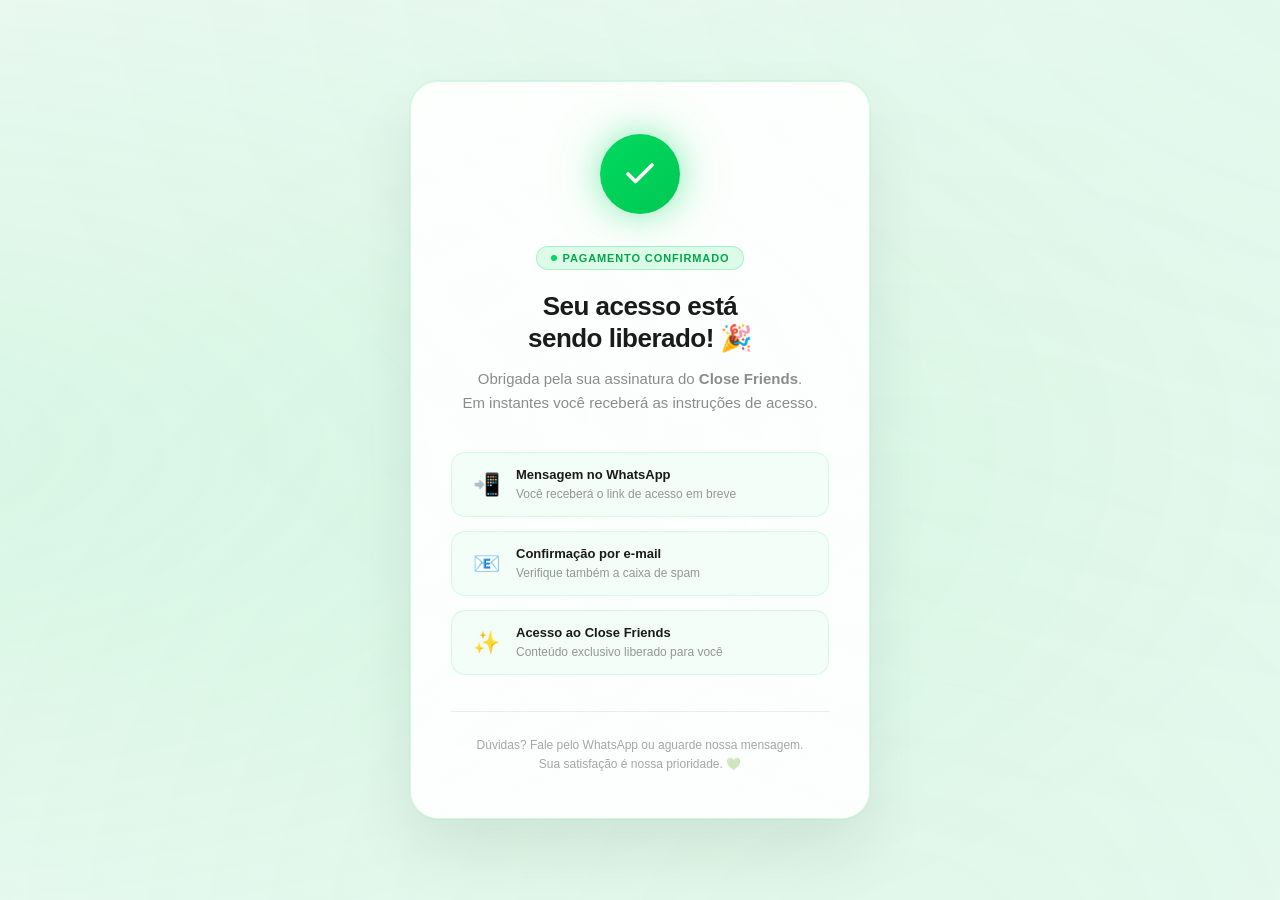
<file: obrigado.html>
<!doctype html>
<html lang="pt-BR">
  <head>
    <meta charset="UTF-8" />
    <meta name="viewport" content="width=device-width, initial-scale=1.0" />

    <!-- Favicon -->
    <link
      rel="icon"
      type="image/png"
      sizes="32x32"
      href="https://lhujzzoqebgjbsnezmrt.supabase.co/storage/v1/object/public/Photos/Icon1024giuliard.png"
    />
    <link
      rel="icon"
      type="image/png"
      sizes="16x16"
      href="https://lhujzzoqebgjbsnezmrt.supabase.co/storage/v1/object/public/Photos/Icon1024giuliard.png"
    />
    <link
      rel="apple-touch-icon"
      sizes="180x180"
      href="https://lhujzzoqebgjbsnezmrt.supabase.co/storage/v1/object/public/Photos/Icon1024giuliard.png"
    />

    <title>Acesso Confirmado ✅ | Close Friends</title>
    <style>
      *,
      *::before,
      *::after {
        margin: 0;
        padding: 0;
        box-sizing: border-box;
      }

      body {
        font-family:
          -apple-system, BlinkMacSystemFont, "Segoe UI", Roboto, Arial,
          sans-serif;
        background: #f0faf4;
        color: #262626;
        min-height: 100vh;
        display: flex;
        align-items: center;
        justify-content: center;
        padding: 24px;
      }

      body::before {
        content: "";
        position: fixed;
        top: -50%;
        left: -50%;
        width: 200%;
        height: 200%;
        background:
          radial-gradient(
            ellipse at 20% 50%,
            rgba(0, 217, 95, 0.1) 0%,
            transparent 50%
          ),
          radial-gradient(
            ellipse at 80% 20%,
            rgba(0, 217, 95, 0.06) 0%,
            transparent 50%
          ),
          radial-gradient(
            ellipse at 60% 80%,
            rgba(0, 217, 95, 0.07) 0%,
            transparent 50%
          );
        animation: bgPulse 8s ease-in-out infinite alternate;
        z-index: 0;
      }

      @keyframes bgPulse {
        0% {
          transform: scale(1) rotate(0deg);
        }
        100% {
          transform: scale(1.1) rotate(3deg);
        }
      }

      .confetti {
        position: fixed;
        top: 0;
        left: 0;
        width: 100%;
        height: 100%;
        pointer-events: none;
        overflow: hidden;
        z-index: 0;
      }

      .confetti span {
        position: absolute;
        border-radius: 2px;
        opacity: 0;
        animation: fall linear forwards;
      }

      @keyframes fall {
        0% {
          opacity: 1;
          transform: translateY(-20px) rotate(0deg);
        }
        100% {
          opacity: 0;
          transform: translateY(100vh) rotate(720deg);
        }
      }

      .wrapper {
        position: relative;
        z-index: 1;
        width: 100%;
        max-width: 460px;
        padding: 24px 0;
      }

      .card {
        background: rgba(255, 255, 255, 0.9);
        border: 1px solid rgba(0, 217, 95, 0.15);
        border-radius: 28px;
        padding: 52px 40px 44px;
        text-align: center;
        box-shadow:
          0 0 0 1px rgba(0, 217, 95, 0.08),
          0 32px 64px rgba(0, 0, 0, 0.08),
          inset 0 1px 0 rgba(255, 255, 255, 0.9);
        animation: fadeUp 0.7s ease both;
      }

      @keyframes fadeUp {
        from {
          opacity: 0;
          transform: translateY(32px);
        }
        to {
          opacity: 1;
          transform: translateY(0);
        }
      }

      .icon-wrap {
        width: 80px;
        height: 80px;
        background: linear-gradient(135deg, #00d95f, #00c853);
        border-radius: 50%;
        display: flex;
        align-items: center;
        justify-content: center;
        margin: 0 auto 32px;
        box-shadow:
          0 0 32px rgba(0, 217, 95, 0.4),
          0 0 64px rgba(0, 217, 95, 0.15);
        animation: popIn 0.5s cubic-bezier(0.175, 0.885, 0.32, 1.275) 0.3s both;
      }

      @keyframes popIn {
        from {
          opacity: 0;
          transform: scale(0.5);
        }
        to {
          opacity: 1;
          transform: scale(1);
        }
      }

      .icon-wrap svg {
        width: 36px;
        height: 36px;
        stroke: #fff;
        stroke-width: 2.5;
        fill: none;
        stroke-linecap: round;
        stroke-linejoin: round;
        stroke-dasharray: 60;
        stroke-dashoffset: 60;
        animation: drawCheck 0.6s ease 0.8s forwards;
      }

      @keyframes drawCheck {
        to {
          stroke-dashoffset: 0;
        }
      }

      .badge {
        display: inline-flex;
        align-items: center;
        gap: 6px;
        background: rgba(0, 217, 95, 0.12);
        border: 1px solid rgba(0, 217, 95, 0.25);
        color: #00a846;
        font-size: 11px;
        font-weight: 600;
        letter-spacing: 0.08em;
        text-transform: uppercase;
        padding: 5px 14px;
        border-radius: 100px;
        margin-bottom: 20px;
      }

      .badge::before {
        content: "";
        width: 6px;
        height: 6px;
        background: #00d95f;
        border-radius: 50%;
        animation: blink 1.5s ease infinite;
      }

      @keyframes blink {
        0%,
        100% {
          opacity: 1;
        }
        50% {
          opacity: 0.3;
        }
      }

      h1 {
        font-size: 26px;
        font-weight: 700;
        line-height: 1.25;
        margin-bottom: 12px;
        letter-spacing: -0.02em;
        color: #1a1a1a;
      }

      .subtitle {
        font-size: 15px;
        color: rgba(0, 0, 0, 0.45);
        line-height: 1.65;
        margin-bottom: 36px;
      }

      .steps {
        display: flex;
        flex-direction: column;
        gap: 14px;
        margin-bottom: 36px;
        text-align: left;
      }

      .step {
        display: flex;
        align-items: center;
        gap: 14px;
        background: rgba(0, 217, 95, 0.04);
        border: 1px solid rgba(0, 217, 95, 0.12);
        border-radius: 14px;
        padding: 14px 18px;
        animation: fadeUp 0.5s ease both;
      }

      .step:nth-child(1) {
        animation-delay: 0.4s;
      }
      .step:nth-child(2) {
        animation-delay: 0.55s;
      }
      .step:nth-child(3) {
        animation-delay: 0.7s;
      }

      .step-icon {
        font-size: 22px;
        min-width: 32px;
        text-align: center;
      }

      .step-text strong {
        display: block;
        font-size: 13px;
        font-weight: 600;
        color: #1a1a1a;
        margin-bottom: 2px;
      }

      .step-text span {
        font-size: 12px;
        color: rgba(0, 0, 0, 0.4);
      }

      .divider {
        border: none;
        border-top: 1px solid rgba(0, 0, 0, 0.07);
        margin-bottom: 24px;
      }

      .footer-text {
        font-size: 12px;
        color: rgba(0, 0, 0, 0.35);
        line-height: 1.6;
      }

      .footer-text a {
        color: #00a846;
        text-decoration: none;
      }
    </style>
  </head>
  <body>
    <div class="confetti" id="confetti"></div>

    <div class="wrapper">
      <div class="card">
        <div class="icon-wrap">
          <svg viewBox="0 0 24 24">
            <polyline points="20 6 9 17 4 12"></polyline>
          </svg>
        </div>

        <div class="badge">Pagamento confirmado</div>

        <h1>Seu acesso está<br />sendo liberado! 🎉</h1>
        <p class="subtitle">
          Obrigada pela sua assinatura do <strong>Close Friends</strong>.<br />
          Em instantes você receberá as instruções de acesso.
        </p>

        <div class="steps">
          <div class="step">
            <div class="step-icon">📲</div>
            <div class="step-text">
              <strong>Mensagem no WhatsApp</strong>
              <span>Você receberá o link de acesso em breve</span>
            </div>
          </div>
          <div class="step">
            <div class="step-icon">📧</div>
            <div class="step-text">
              <strong>Confirmação por e-mail</strong>
              <span>Verifique também a caixa de spam</span>
            </div>
          </div>
          <div class="step">
            <div class="step-icon">✨</div>
            <div class="step-text">
              <strong>Acesso ao Close Friends</strong>
              <span>Conteúdo exclusivo liberado para você</span>
            </div>
          </div>
        </div>

        <hr class="divider" />
        <p class="footer-text">
          Dúvidas? Fale pelo WhatsApp ou aguarde nossa mensagem.<br />
          Sua satisfação é nossa prioridade. 💚
        </p>
      </div>
    </div>

    <script>
      const confetti = document.getElementById("confetti");
      const colors = ["#00D95F", "#00C853", "#69F0AE", "#ffffff", "#CCFF90"];
      for (let i = 0; i < 60; i++) {
        const span = document.createElement("span");
        span.style.left = Math.random() * 100 + "vw";
        span.style.top = "-10px";
        span.style.background =
          colors[Math.floor(Math.random() * colors.length)];
        span.style.width = Math.random() * 8 + 5 + "px";
        span.style.height = Math.random() * 8 + 5 + "px";
        span.style.animationDuration = Math.random() * 3 + 2 + "s";
        span.style.animationDelay = Math.random() * 2 + "s";
        confetti.appendChild(span);
      }
    </script>
  </body>
</html>
</file>
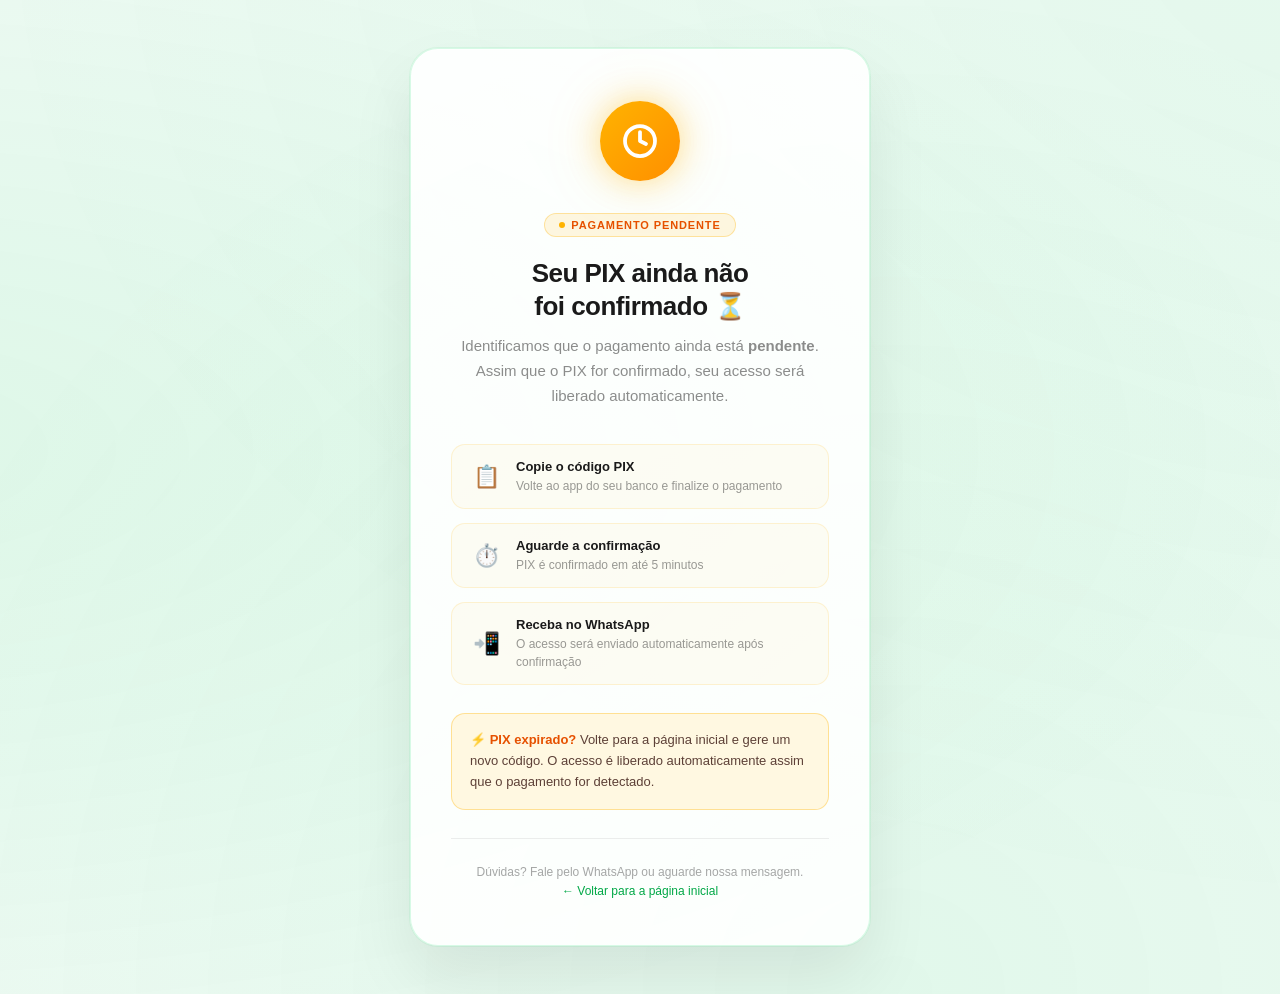
<file: pendente.html>
<!doctype html>
<html lang="pt-BR">
  <head>
    <meta charset="UTF-8" />
    <meta name="viewport" content="width=device-width, initial-scale=1.0" />

    <!-- Favicon -->
    <link
      rel="icon"
      type="image/png"
      sizes="32x32"
      href="https://lhujzzoqebgjbsnezmrt.supabase.co/storage/v1/object/public/Photos/Icon1024giuliard.png"
    />
    <link
      rel="icon"
      type="image/png"
      sizes="16x16"
      href="https://lhujzzoqebgjbsnezmrt.supabase.co/storage/v1/object/public/Photos/Icon1024giuliard.png"
    />
    <link
      rel="apple-touch-icon"
      sizes="180x180"
      href="https://lhujzzoqebgjbsnezmrt.supabase.co/storage/v1/object/public/Photos/Icon1024giuliard.png"
    />

    <title>Pagamento Pendente ⏳ | Close Friends</title>
    <style>
      *,
      *::before,
      *::after {
        margin: 0;
        padding: 0;
        box-sizing: border-box;
      }

      body {
        font-family:
          -apple-system, BlinkMacSystemFont, "Segoe UI", Roboto, Arial,
          sans-serif;
        background: #f0faf4;
        color: #262626;
        min-height: 100vh;
        display: flex;
        align-items: center;
        justify-content: center;
        padding: 24px;
      }

      body::before {
        content: "";
        position: fixed;
        top: -50%;
        left: -50%;
        width: 200%;
        height: 200%;
        background:
          radial-gradient(
            ellipse at 20% 50%,
            rgba(0, 217, 95, 0.08) 0%,
            transparent 50%
          ),
          radial-gradient(
            ellipse at 80% 20%,
            rgba(0, 217, 95, 0.05) 0%,
            transparent 50%
          ),
          radial-gradient(
            ellipse at 60% 80%,
            rgba(0, 217, 95, 0.06) 0%,
            transparent 50%
          );
        animation: bgPulse 8s ease-in-out infinite alternate;
        z-index: 0;
      }

      @keyframes bgPulse {
        0% {
          transform: scale(1) rotate(0deg);
        }
        100% {
          transform: scale(1.1) rotate(3deg);
        }
      }

      .wrapper {
        position: relative;
        z-index: 1;
        width: 100%;
        max-width: 460px;
        padding: 24px 0;
      }

      .card {
        background: rgba(255, 255, 255, 0.9);
        border: 1px solid rgba(0, 217, 95, 0.15);
        border-radius: 28px;
        padding: 52px 40px 44px;
        text-align: center;
        box-shadow:
          0 0 0 1px rgba(0, 217, 95, 0.08),
          0 32px 64px rgba(0, 0, 0, 0.08),
          inset 0 1px 0 rgba(255, 255, 255, 0.9);
        animation: fadeUp 0.7s ease both;
      }

      @keyframes fadeUp {
        from {
          opacity: 0;
          transform: translateY(32px);
        }
        to {
          opacity: 1;
          transform: translateY(0);
        }
      }

      .icon-wrap {
        width: 80px;
        height: 80px;
        background: linear-gradient(135deg, #ffb300, #ff8f00);
        border-radius: 50%;
        display: flex;
        align-items: center;
        justify-content: center;
        margin: 0 auto 32px;
        box-shadow:
          0 0 32px rgba(255, 179, 0, 0.4),
          0 0 64px rgba(255, 179, 0, 0.15);
        animation: popIn 0.5s cubic-bezier(0.175, 0.885, 0.32, 1.275) 0.3s both;
      }

      @keyframes popIn {
        from {
          opacity: 0;
          transform: scale(0.5);
        }
        to {
          opacity: 1;
          transform: scale(1);
        }
      }

      .icon-wrap svg {
        width: 36px;
        height: 36px;
        stroke: #fff;
        stroke-width: 2.5;
        fill: none;
        stroke-linecap: round;
        stroke-linejoin: round;
        animation: pulse 2s ease infinite;
      }

      @keyframes pulse {
        0%,
        100% {
          transform: scale(1);
          opacity: 1;
        }
        50% {
          transform: scale(0.9);
          opacity: 0.8;
        }
      }

      .badge {
        display: inline-flex;
        align-items: center;
        gap: 6px;
        background: rgba(255, 179, 0, 0.12);
        border: 1px solid rgba(255, 179, 0, 0.3);
        color: #e65100;
        font-size: 11px;
        font-weight: 600;
        letter-spacing: 0.08em;
        text-transform: uppercase;
        padding: 5px 14px;
        border-radius: 100px;
        margin-bottom: 20px;
      }

      .badge::before {
        content: "";
        width: 6px;
        height: 6px;
        background: #ffb300;
        border-radius: 50%;
        animation: blink 1.5s ease infinite;
      }

      @keyframes blink {
        0%,
        100% {
          opacity: 1;
        }
        50% {
          opacity: 0.3;
        }
      }

      h1 {
        font-size: 26px;
        font-weight: 700;
        line-height: 1.25;
        margin-bottom: 12px;
        letter-spacing: -0.02em;
        color: #1a1a1a;
      }

      .subtitle {
        font-size: 15px;
        color: rgba(0, 0, 0, 0.45);
        line-height: 1.65;
        margin-bottom: 36px;
      }

      .steps {
        display: flex;
        flex-direction: column;
        gap: 14px;
        margin-bottom: 28px;
        text-align: left;
      }

      .step {
        display: flex;
        align-items: center;
        gap: 14px;
        background: rgba(255, 179, 0, 0.04);
        border: 1px solid rgba(255, 179, 0, 0.15);
        border-radius: 14px;
        padding: 14px 18px;
        animation: fadeUp 0.5s ease both;
      }

      .step:nth-child(1) {
        animation-delay: 0.4s;
      }
      .step:nth-child(2) {
        animation-delay: 0.55s;
      }
      .step:nth-child(3) {
        animation-delay: 0.7s;
      }

      .step-icon {
        font-size: 22px;
        min-width: 32px;
        text-align: center;
      }

      .step-text strong {
        display: block;
        font-size: 13px;
        font-weight: 600;
        color: #1a1a1a;
        margin-bottom: 2px;
      }

      .step-text span {
        font-size: 12px;
        color: rgba(0, 0, 0, 0.4);
      }

      .alert {
        background: #fff8e1;
        border: 1px solid rgba(255, 179, 0, 0.35);
        border-radius: 14px;
        padding: 16px 18px;
        font-size: 13px;
        color: #5d4037;
        line-height: 1.6;
        margin-bottom: 28px;
        text-align: left;
      }

      .alert strong {
        color: #e65100;
      }

      .divider {
        border: none;
        border-top: 1px solid rgba(0, 0, 0, 0.07);
        margin-bottom: 24px;
      }

      .footer-text {
        font-size: 12px;
        color: rgba(0, 0, 0, 0.35);
        line-height: 1.6;
      }

      .footer-text a {
        color: #00a846;
        text-decoration: none;
      }
    </style>
  </head>
  <body>
    <div class="wrapper">
      <div class="card">
        <div class="icon-wrap">
          <svg viewBox="0 0 24 24">
            <circle cx="12" cy="12" r="10"></circle>
            <polyline points="12 6 12 12 16 14"></polyline>
          </svg>
        </div>

        <div class="badge">Pagamento pendente</div>

        <h1>Seu PIX ainda não<br />foi confirmado ⏳</h1>
        <p class="subtitle">
          Identificamos que o pagamento ainda está
          <strong>pendente</strong>.<br />
          Assim que o PIX for confirmado, seu acesso será liberado
          automaticamente.
        </p>

        <div class="steps">
          <div class="step">
            <div class="step-icon">📋</div>
            <div class="step-text">
              <strong>Copie o código PIX</strong>
              <span>Volte ao app do seu banco e finalize o pagamento</span>
            </div>
          </div>
          <div class="step">
            <div class="step-icon">⏱️</div>
            <div class="step-text">
              <strong>Aguarde a confirmação</strong>
              <span>PIX é confirmado em até 5 minutos</span>
            </div>
          </div>
          <div class="step">
            <div class="step-icon">📲</div>
            <div class="step-text">
              <strong>Receba no WhatsApp</strong>
              <span
                >O acesso será enviado automaticamente após confirmação</span
              >
            </div>
          </div>
        </div>

        <div class="alert">
          ⚡ <strong>PIX expirado?</strong> Volte para a página inicial e gere
          um novo código. O acesso é liberado automaticamente assim que o
          pagamento for detectado.
        </div>

        <hr class="divider" />
        <p class="footer-text">
          Dúvidas? Fale pelo WhatsApp ou aguarde nossa mensagem.<br />
          <a href="https://closefriendsgiuliacastrov.nextupduo.com"
            >← Voltar para a página inicial</a
          >
        </p>
      </div>
    </div>
  </body>
</html>
</file>
